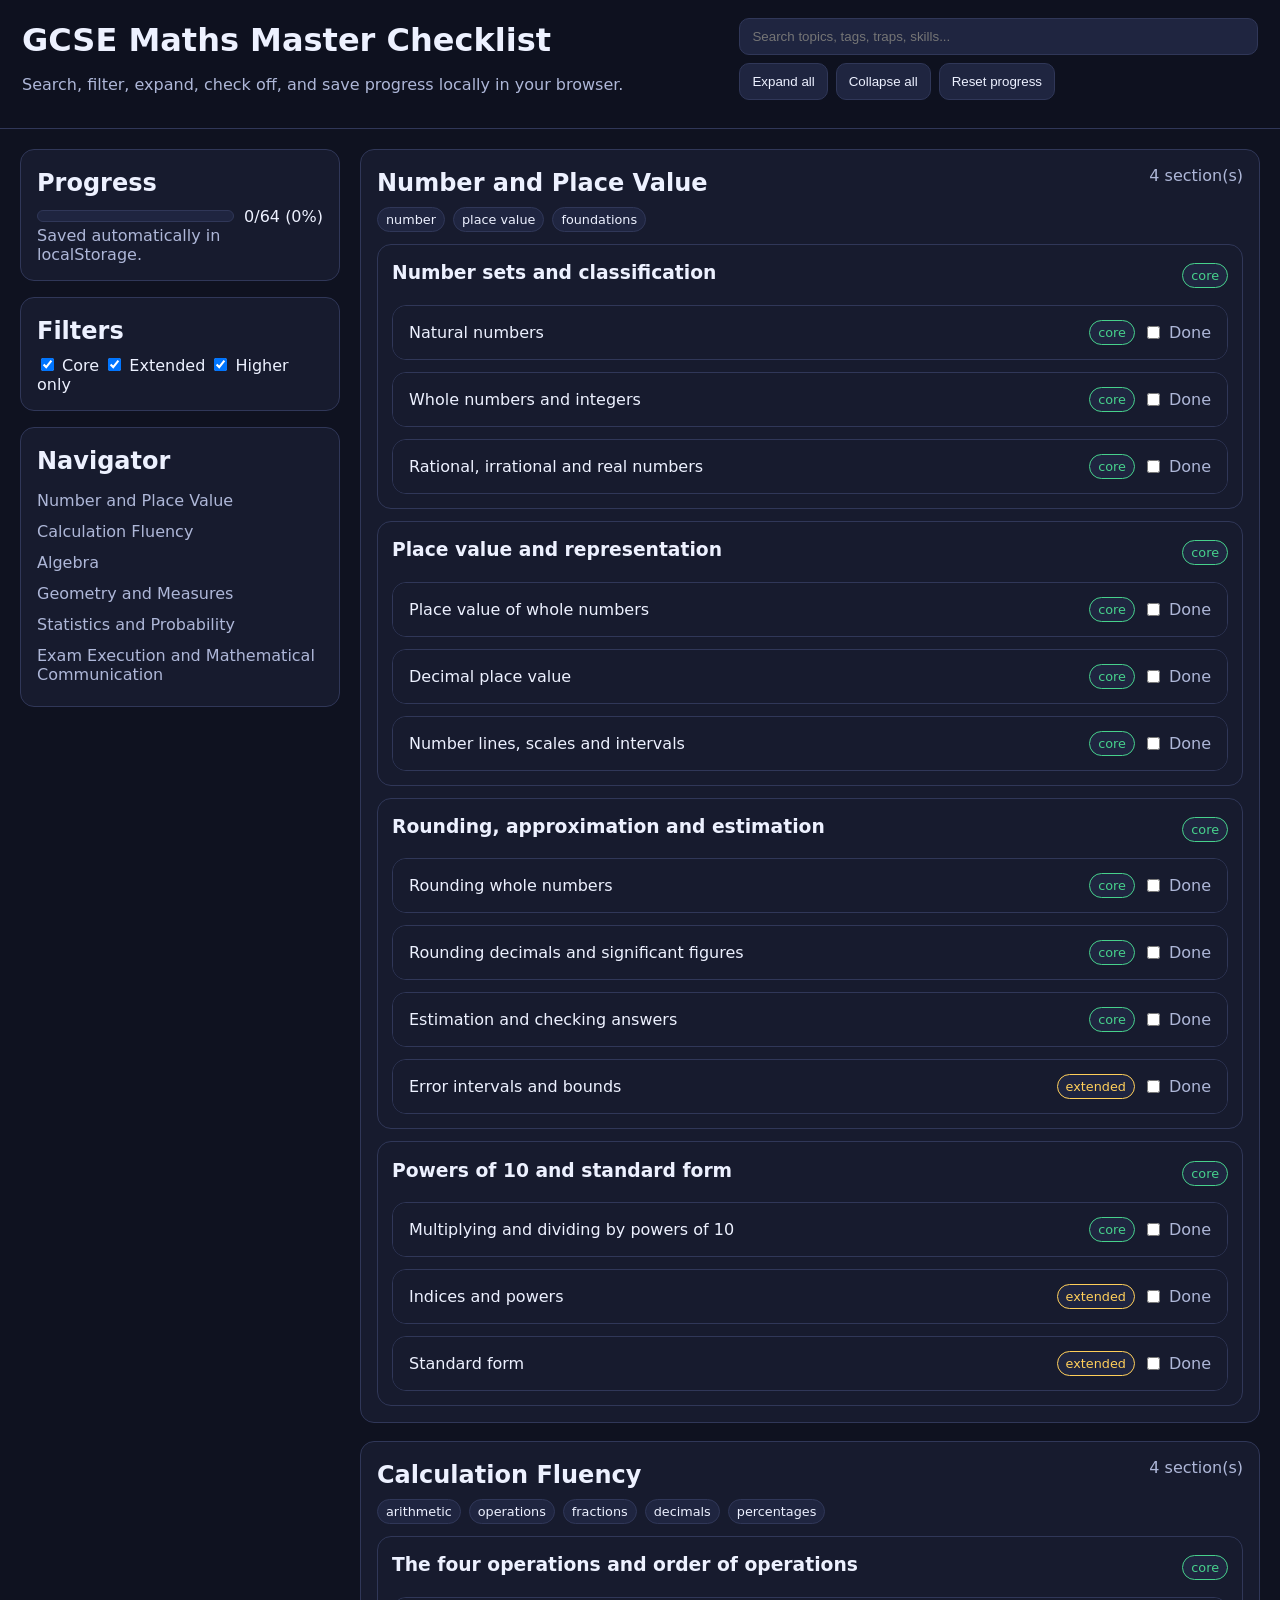
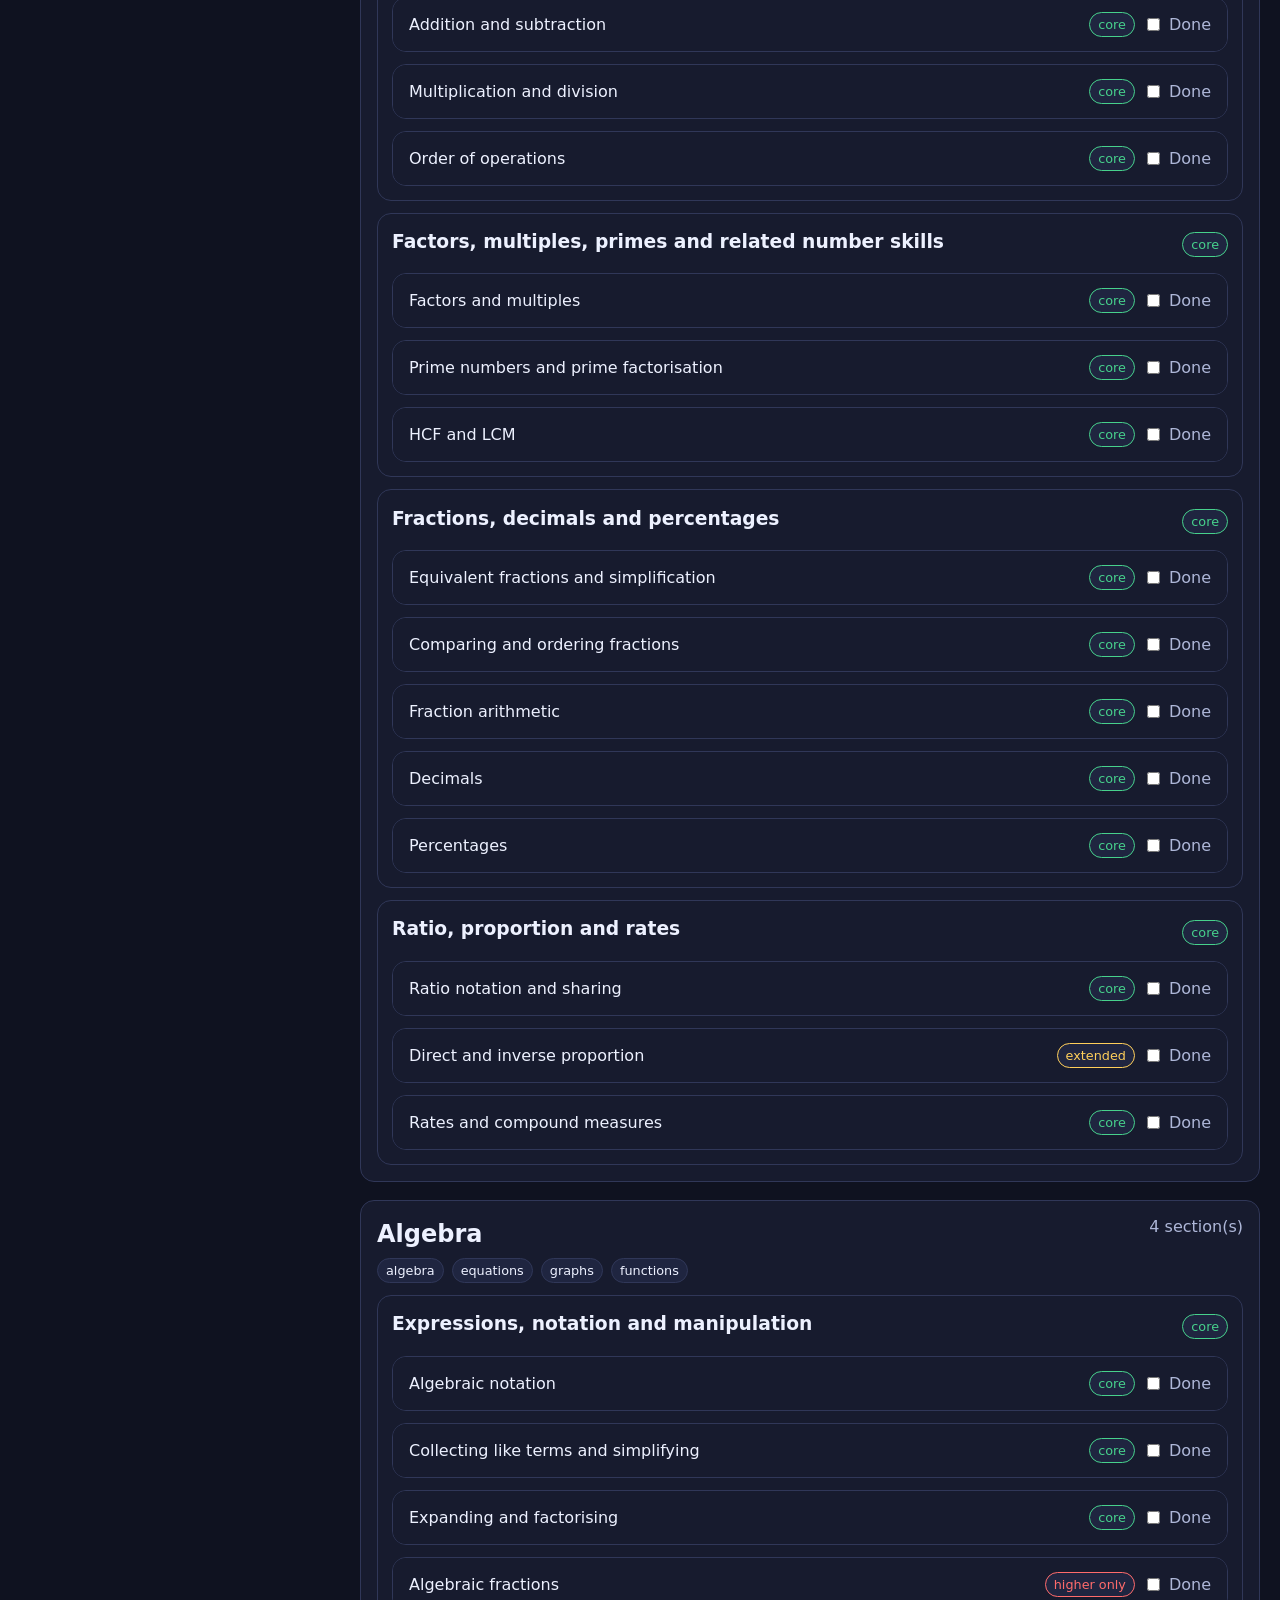
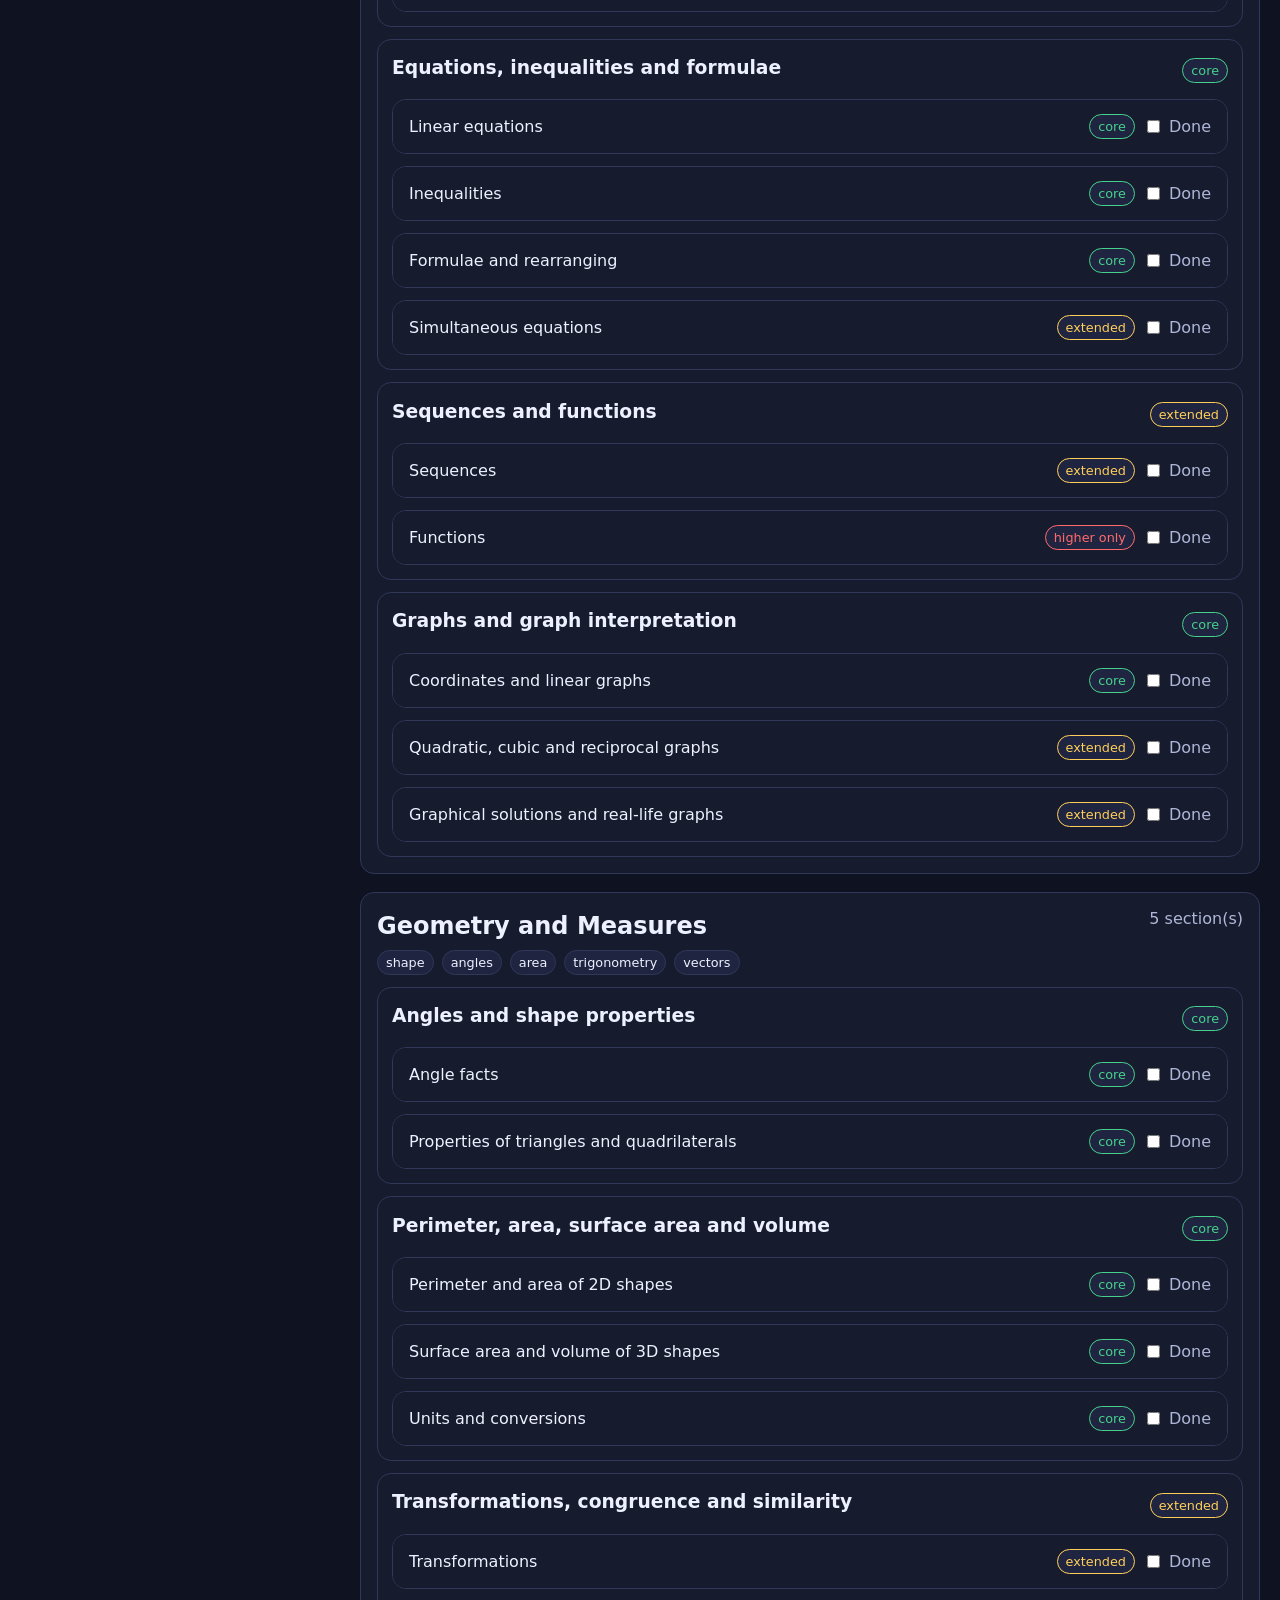
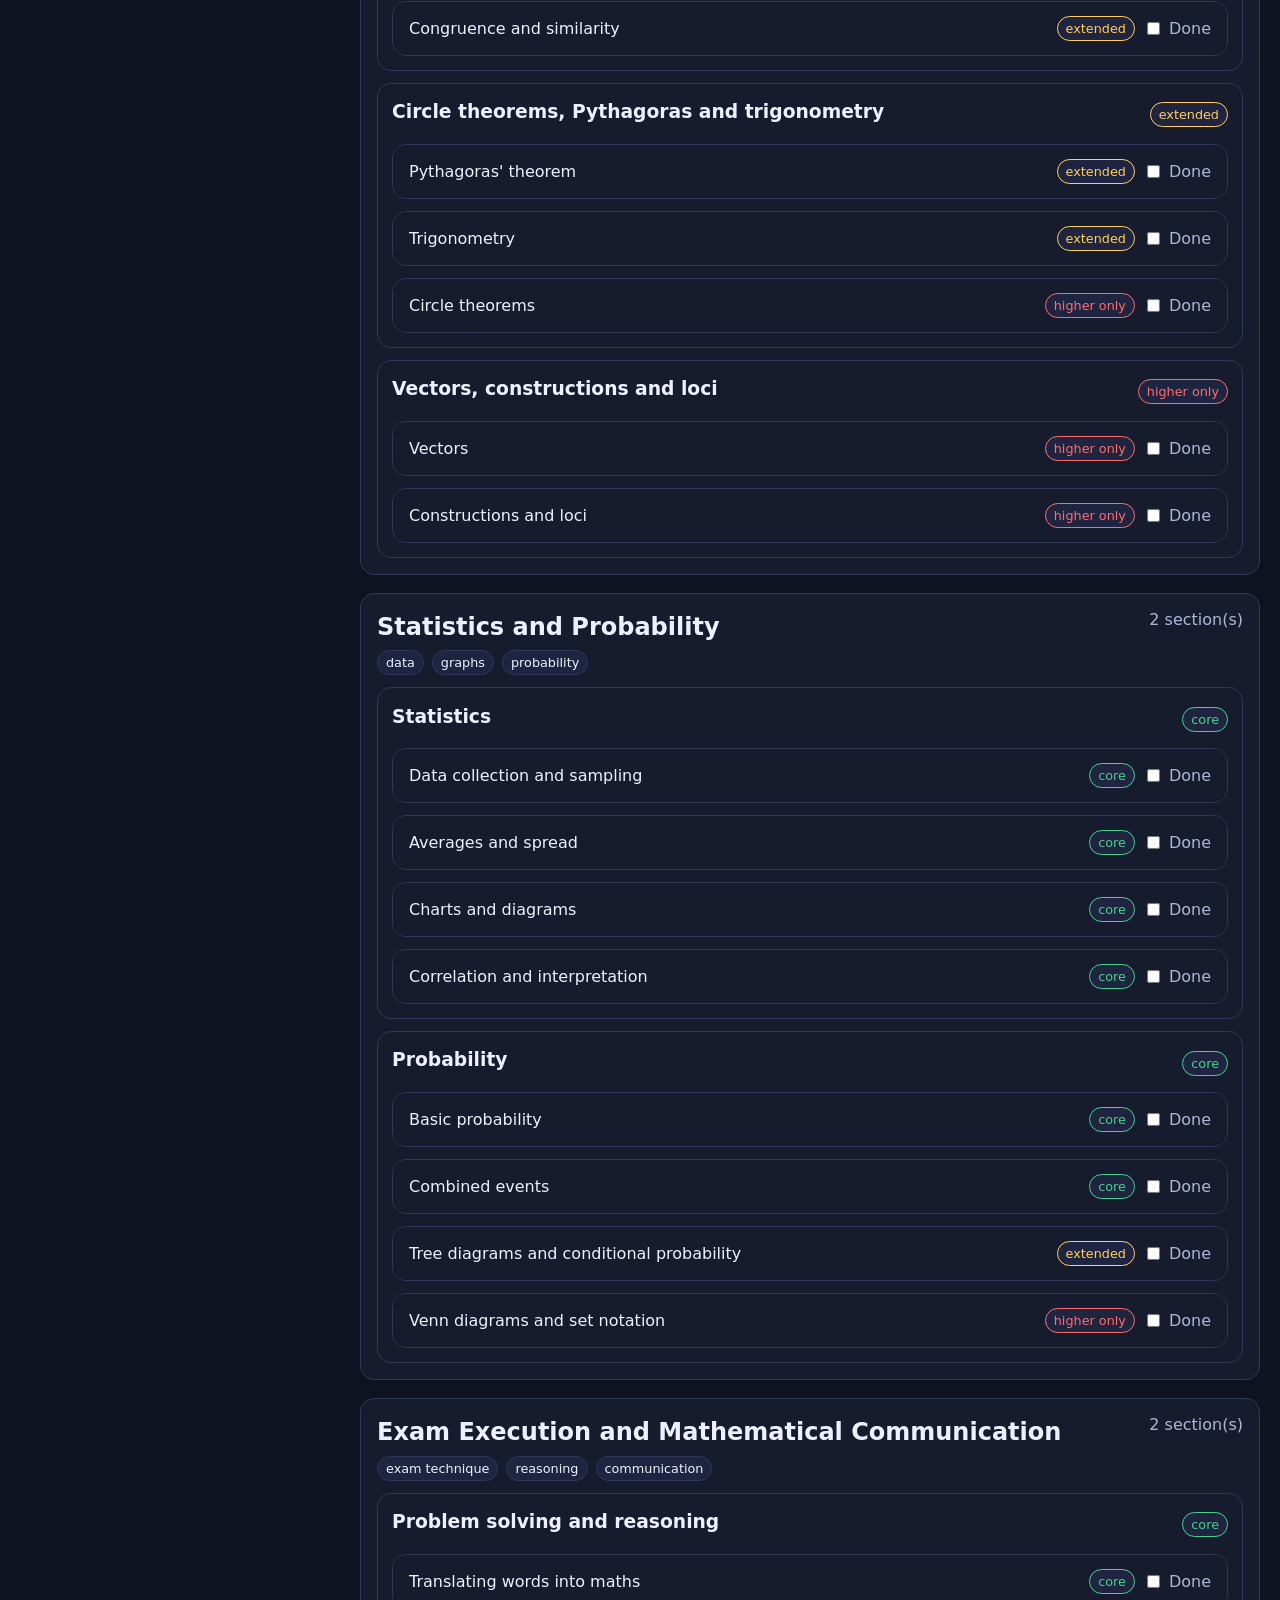
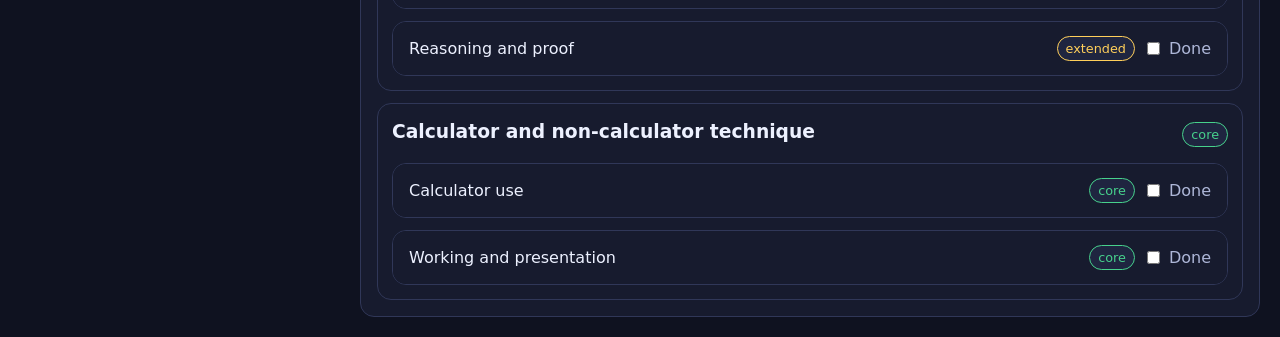
<file: index.html>
<!doctype html>
<html lang="en">
<head>
  <meta charset="utf-8" />
  <meta name="viewport" content="width=device-width, initial-scale=1" />
  <title>GCSE Maths Master Checklist</title>
  <link rel="stylesheet" href="styles.css" />
</head>
<body>
  <header class="topbar">
    <div>
      <h1>GCSE Maths Master Checklist</h1>
      <p class="sub">Search, filter, expand, check off, and save progress locally in your browser.</p>
    </div>
    <div class="topbar-actions">
      <input id="search" type="search" placeholder="Search topics, tags, traps, skills..." />
      <button id="expandAll" type="button">Expand all</button>
      <button id="collapseAll" type="button">Collapse all</button>
      <button id="resetProgress" type="button" class="danger">Reset progress</button>
    </div>
  </header>

  <main class="layout">
    <aside class="sidebar">
      <section class="card">
        <h2>Progress</h2>
        <div class="progress-wrap">
          <div class="progress-bar"><div id="progressBar"></div></div>
          <div id="progressText">0%</div>
        </div>
        <div class="tiny">Saved automatically in localStorage.</div>
      </section>

      <section class="card">
        <h2>Filters</h2>
        <label><input type="checkbox" class="priorityFilter" value="core" checked> Core</label>
        <label><input type="checkbox" class="priorityFilter" value="extended" checked> Extended</label>
        <label><input type="checkbox" class="priorityFilter" value="higher_only" checked> Higher only</label>
      </section>

      <section class="card">
        <h2>Navigator</h2>
        <nav id="nav"></nav>
      </section>
    </aside>

    <section id="content" class="content"></section>
  </main>

  <template id="subsectionTemplate">
    <details class="subsection">
      <summary>
        <span class="title"></span>
        <span class="chips">
          <span class="chip priority"></span>
          <label class="tick">
            <input type="checkbox" class="masterCheck" />
            <span>Done</span>
          </label>
        </span>
      </summary>
      <div class="subsection-body">
        <div class="columns">
          <div class="panel">
            <h4>What you need to know</h4>
            <ul class="knowledge"></ul>
          </div>
          <div class="panel">
            <h4>Understanding</h4>
            <ul class="understanding"></ul>
          </div>
        </div>
        <div class="columns">
          <div class="panel">
            <h4>Procedures</h4>
            <ul class="procedures"></ul>
          </div>
          <div class="panel">
            <h4>Common exam traps</h4>
            <ul class="traps"></ul>
          </div>
        </div>
        <div class="panel">
          <h4>Self-test prompts</h4>
          <ul class="selftest"></ul>
        </div>
        <div class="panel">
          <h4>Confidence notes</h4>
          <textarea class="notes" rows="3" placeholder="Write weak spots, errors you keep making, or examples to revisit..."></textarea>
        </div>
      </div>
    </details>
  </template>

  <script src="data.js"></script>
  <script src="app.js"></script>
</body>
</html>
</file>
<file: styles.css>
:root{
  --bg:#0f1220;
  --panel:#171b2e;
  --panel-2:#1f2540;
  --text:#edf1ff;
  --muted:#aeb7d8;
  --line:#303758;
  --accent:#7aa2ff;
  --good:#47d18c;
  --warn:#ffcf5a;
  --danger:#ff6b6b;
}
*{box-sizing:border-box}
html,body{margin:0;padding:0;font-family:system-ui,-apple-system,Segoe UI,Roboto,Arial,sans-serif;background:var(--bg);color:var(--text)}
body{min-height:100vh}
.topbar{
  position:sticky;top:0;z-index:10;
  display:flex;gap:16px;justify-content:space-between;align-items:flex-start;
  padding:18px 22px;background:rgba(15,18,32,.92);backdrop-filter:blur(10px);
  border-bottom:1px solid var(--line)
}
h1,h2,h3,h4{margin:.2rem 0 .6rem}
.sub,.tiny{color:var(--muted)}
.layout{display:grid;grid-template-columns:320px 1fr;gap:20px;padding:20px}
.sidebar{display:flex;flex-direction:column;gap:16px}
.card,.domain,.section,.panel,.subsection{background:var(--panel);border:1px solid var(--line);border-radius:14px}
.card{padding:16px}
.topbar-actions{display:flex;gap:8px;flex-wrap:wrap;align-items:center}
input[type="search"], textarea{
  width:100%;padding:10px 12px;border-radius:10px;border:1px solid var(--line);
  background:var(--panel-2);color:var(--text)
}
button{
  border:1px solid var(--line);background:var(--panel-2);color:var(--text);
  padding:10px 12px;border-radius:10px;cursor:pointer
}
button:hover{border-color:var(--accent)}
button.danger:hover{border-color:var(--danger)}
.progress-wrap{display:grid;grid-template-columns:1fr auto;gap:10px;align-items:center}
.progress-bar{height:12px;background:var(--panel-2);border-radius:999px;overflow:hidden;border:1px solid var(--line)}
#progressBar{height:100%;width:0;background:linear-gradient(90deg,var(--accent),var(--good))}
#nav a{display:block;color:var(--muted);text-decoration:none;padding:6px 0}
#nav a:hover{color:var(--text)}
.content{display:flex;flex-direction:column;gap:18px}
.domain{padding:16px}
.domain > header{display:flex;justify-content:space-between;align-items:flex-start;gap:12px;margin-bottom:12px}
.tags{display:flex;gap:8px;flex-wrap:wrap}
.tag,.chip{display:inline-flex;align-items:center;padding:4px 8px;border-radius:999px;font-size:.8rem;border:1px solid var(--line);background:var(--panel-2)}
.section{padding:14px;margin-top:12px}
.section-header{display:flex;justify-content:space-between;align-items:center;gap:8px}
.subsection{margin-top:12px;overflow:hidden}
.subsection summary{
  list-style:none;display:flex;justify-content:space-between;align-items:center;gap:10px;
  cursor:pointer;padding:14px 16px;background:var(--panel)
}
.subsection summary::-webkit-details-marker{display:none}
.subsection-body{padding:0 16px 16px}
.columns{display:grid;grid-template-columns:1fr 1fr;gap:12px;margin-top:12px}
.panel{padding:12px}
ul{margin:.4rem 0 0 1rem;padding:0}
li{margin:.35rem 0;color:#e8ecff}
.chips{display:flex;align-items:center;gap:8px;flex-wrap:wrap}
.priority-core{border-color:var(--good);color:var(--good)}
.priority-extended{border-color:var(--warn);color:var(--warn)}
.priority-higher_only{border-color:var(--danger);color:var(--danger)}
.tick{display:flex;gap:6px;align-items:center;color:var(--muted)}
textarea.notes{margin-top:8px}
.hidden{display:none!important}
.highlight{outline:2px solid var(--accent)}
@media (max-width: 980px){
  .layout{grid-template-columns:1fr}
  .columns{grid-template-columns:1fr}
  .topbar{position:static;flex-direction:column}
}
</file>
